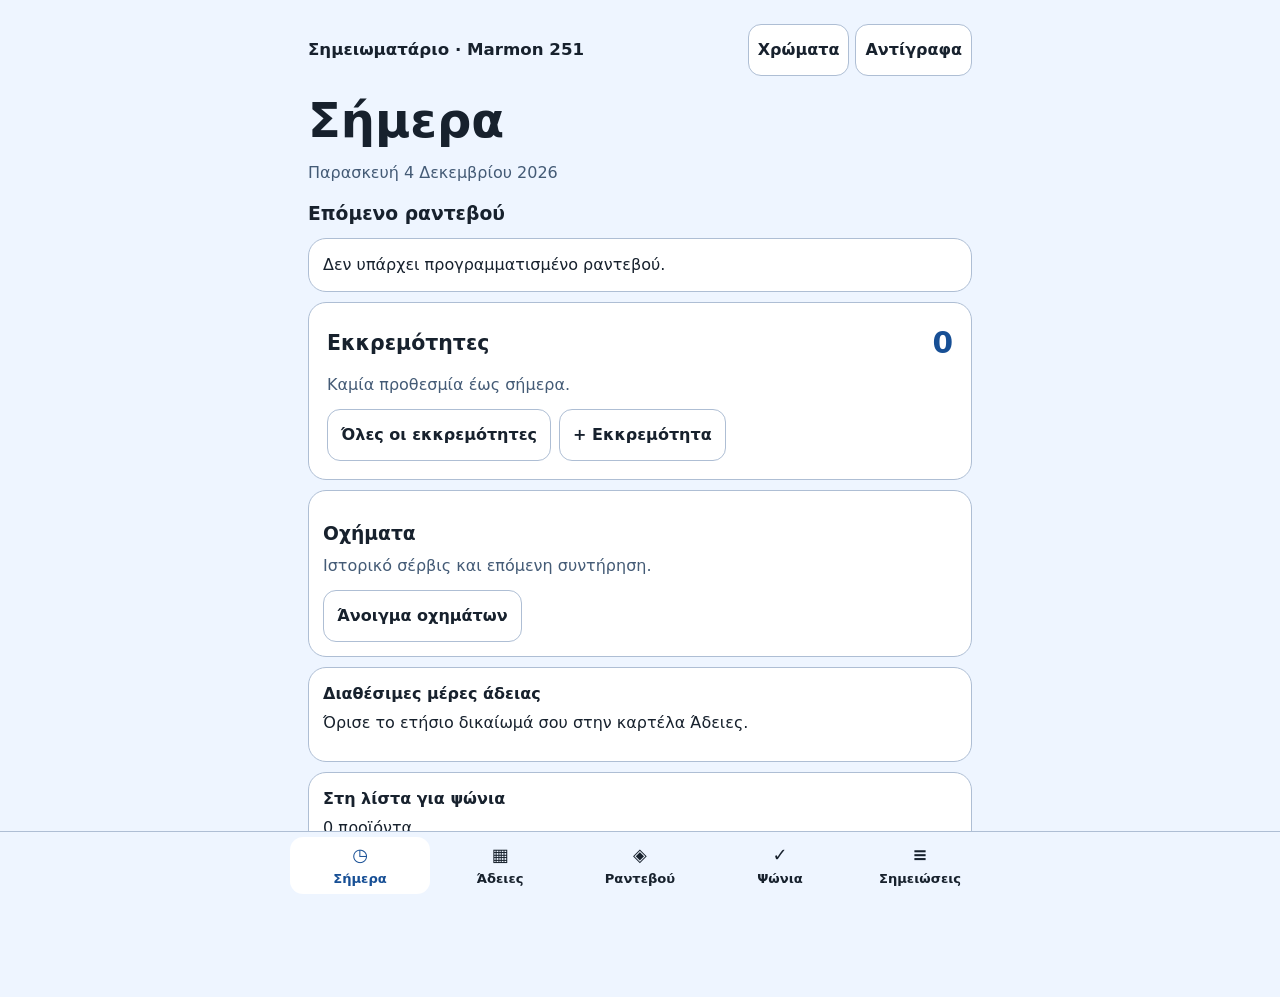
<file: neo/index.html>
<!doctype html>
<html lang="el">
<head>
<meta charset="utf-8">
<meta name="viewport" content="width=device-width,initial-scale=1,viewport-fit=cover">
<meta name="theme-color" content="#111b2a">
<link rel="manifest" href="manifest.webmanifest">
<link rel="apple-touch-icon" href="../icon.png">
<title>Σημειωματάριο · Marmon 251</title>
<style>
:root{color-scheme:dark;--dark-bg:#111b2a;--dark-panel:#19283b;--dark-border:#3d506c;--dark-muted:#c3d3e7;--dark-accent:#a6ceff;--dark-accent-ink:#0b2746;--light-bg:#eef5ff;--light-panel:#fff;--light-border:#aebed4;--light-muted:#445b76;--light-accent:#174f95;--bg:var(--dark-bg);--panel:var(--dark-panel);--border:var(--dark-border);--ink:#f1f5f9;--muted:var(--dark-muted);--accent:var(--dark-accent);--accent-ink:var(--dark-accent-ink)}
:root[data-palette=green]{--dark-bg:#111f18;--dark-panel:#1a2d22;--dark-border:#3f5a4c;--dark-muted:#c1dfcd;--dark-accent:#a5e2bb;--dark-accent-ink:#12331e;--light-bg:#eef7f0;--light-panel:#fff;--light-border:#adc7b6;--light-muted:#405e4b;--light-accent:#1a663d}
:root[data-palette=graphite]{--dark-bg:#191c21;--dark-panel:#252a32;--dark-border:#49515f;--dark-muted:#c7ced7;--dark-accent:#dce4ef;--dark-accent-ink:#1f2937;--light-bg:#f1f3f5;--light-panel:#fff;--light-border:#b7bec9;--light-muted:#465363;--light-accent:#364253}
@media(prefers-color-scheme:light){:root:not([data-appearance=dark]){color-scheme:light;--bg:var(--light-bg);--panel:var(--light-panel);--border:var(--light-border);--ink:#17212d;--muted:var(--light-muted);--accent:var(--light-accent);--accent-ink:#fff}}
:root[data-appearance=light]{color-scheme:light;--bg:var(--light-bg);--panel:var(--light-panel);--border:var(--light-border);--ink:#17212d;--muted:var(--light-muted);--accent:var(--light-accent);--accent-ink:#fff}
*{box-sizing:border-box}body{margin:0;background:var(--bg);color:var(--ink);font:1rem/1.5 system-ui,sans-serif}header,main,nav>div{max-width:700px;margin:auto}header{padding:max(24px,env(safe-area-inset-top)) 18px 0;display:flex;justify-content:space-between;gap:8px;align-items:center}header strong{font-size:1.04rem}main{padding:0 18px 120px}h1{font-size:clamp(2rem,8vw,3rem);margin:18px 0 14px;line-height:1.1}h2{font-size:1.17rem;margin:15px 0 6px}p{margin:5px 0 12px}.muted,small{color:var(--muted)}button,input,textarea,select{font:inherit}button,input,textarea,select{border:1px solid var(--border);border-radius:13px;background:var(--panel);color:var(--ink);min-height:52px;padding:10px 13px}button{cursor:pointer;font-weight:650}button.primary{background:var(--accent);color:var(--accent-ink);border:0}.wide{width:100%;margin:8px 0}label{display:block;margin:7px 0 3px}input:not([type=checkbox]),textarea,select{width:100%;min-width:0}textarea{min-height:92px;resize:vertical}.card{padding:14px;border:1px solid var(--border);border-radius:18px;background:var(--panel);margin:10px 0}.row{display:flex;align-items:center;gap:8px;flex-wrap:wrap}.split{display:grid;grid-template-columns:repeat(2,minmax(0,1fr));gap:8px}.stats{display:grid;grid-template-columns:repeat(2,minmax(0,1fr));gap:9px}.stats div{background:var(--bg);padding:9px;border-radius:10px}.stats strong{display:block;font-size:1.55rem}.item{width:100%;min-height:57px;text-align:left;margin:6px 0;overflow-wrap:anywhere}.item span{margin-right:8px;color:var(--accent)}.count{min-height:24px}.note{white-space:pre-wrap;overflow-wrap:anywhere}img{max-width:100%;max-height:320px;border-radius:12px}.tabbar{position:fixed;bottom:0;left:0;right:0;background:var(--bg);border-top:1px solid var(--border);padding:5px 4px max(6px,env(safe-area-inset-bottom))}.tabbar>div{display:grid;grid-template-columns:repeat(5,minmax(0,1fr))}.tabbar button{border:none;background:transparent;padding:3px 0;font-weight:600;font-size:.82rem;min-height:57px}.tabbar span{display:block;font-size:1.12rem}.tabbar [aria-current=page]{color:var(--accent);background:var(--panel)}[hidden]{display:none!important}dialog{color:var(--ink);background:var(--bg);width:min(94vw,550px);max-height:85dvh;border:1px solid var(--border);border-radius:16px;padding:16px}dialog::backdrop{background:#0b1422b5}:focus-visible{outline:2px solid var(--accent);outline-offset:2px}
.calendar-link{display:inline-flex;align-items:center;justify-content:center;min-height:52px;padding:10px 13px;border:1px solid var(--border);border-radius:13px;background:var(--panel);color:var(--ink);font-weight:650;text-decoration:none}

.header-actions{display:flex;align-items:center;gap:6px;flex-shrink:0}.header-actions button{padding-inline:9px}
.note-photo{border:1px solid var(--border);border-radius:13px;margin:12px 0;padding:10px;min-width:0}
.photo-action{display:inline-flex;align-items:center;min-height:52px;margin:0;padding:10px 13px;border:1px solid var(--border);border-radius:13px;background:var(--panel);font-weight:650;cursor:pointer}
.visually-hidden{position:absolute!important;width:1px!important;height:1px!important;min-height:0!important;padding:0!important;clip-path:inset(50%);overflow:hidden}
.visually-hidden:focus-visible + .photo-action{outline:2px solid var(--accent);outline-offset:2px}
#clear-note-photo{display:block;margin-top:8px}button:disabled{opacity:.65;cursor:wait}
[data-tab=appointments]{position:relative}
.tabbar #appointment-count{position:absolute;top:2px;left:calc(50% + 9px);min-width:20px;padding:0 4px;border:1px solid var(--panel);border-radius:12px;background:var(--accent);color:var(--accent-ink);font-size:.7rem;line-height:17px;font-weight:750;text-align:center}

.shopping-group h3{margin:14px 0 2px;font-size:1rem;color:var(--muted)}
.note-tags{margin:6px 0}.note-tag{padding:3px 10px;border:1px solid var(--border);border-radius:12px;color:var(--accent);font-size:.88rem}
.scan-stage{position:relative;width:fit-content;max-width:100%;margin:18px auto}
.scan-stage canvas{display:block;max-width:100%;max-height:52dvh;width:auto;height:auto;border-radius:9px}
.scan-corner{position:absolute;display:grid;place-items:center;transform:translate(-50%,-50%);width:44px;height:44px;min-height:44px;padding:0;background:transparent;border:0;touch-action:none;z-index:1}
.scan-corner::after{content:"";width:20px;height:20px;border-radius:50%;background:var(--accent);border:2px solid #fff;box-shadow:0 0 0 2px #172736}
.note-capture-actions{margin:2px 0 12px}.note-capture-actions button{overflow-wrap:anywhere}

.shopping-product-row{display:grid;grid-template-columns:minmax(0,1fr) auto;align-items:center;gap:6px}
.shopping-photo-button{display:inline-flex;align-items:center;justify-content:center;gap:6px;font-size:.83rem;padding-inline:8px}
.shopping-photo-button img{width:30px;height:34px;object-fit:cover;border-radius:5px}
.appointment-photo{display:block;margin:8px 0 12px;max-height:260px;object-fit:contain}

.organizer-dashboard{padding:18px}.organizer-heading{justify-content:space-between;margin-bottom:8px}
.organizer-heading h2,.card>.organizer-heading h2{margin:0;font-size:1.28rem}.organizer-heading strong{font-size:1.85rem;color:var(--accent)}
.organizer-dashboard ul{padding-inline-start:20px}.organizer-dashboard li{overflow-wrap:anywhere}
.task-check{display:flex;align-items:center;gap:10px;min-height:48px}.task-check input{min-height:0;width:20px;height:20px;accent-color:var(--accent)}
.service-history{padding-inline-start:22px}.service-history li{margin:10px 0}summary{padding-block:12px;cursor:pointer}

:root[data-palette=teal]{--dark-bg:#0f2226;--dark-panel:#17323a;--dark-border:#3e6268;--dark-muted:#c2e0e2;--dark-accent:#a2e5e5;--dark-accent-ink:#13363a;--light-bg:#ebf7f7;--light-panel:#ffffff;--light-border:#a9c7c9;--light-muted:#365c62;--light-accent:#166367}
:root[data-palette=amber]{--dark-bg:#242015;--dark-panel:#362c1b;--dark-border:#675335;--dark-muted:#e9dab9;--dark-accent:#ffda89;--dark-accent-ink:#36280e;--light-bg:#fff8e8;--light-panel:#fffefa;--light-border:#d9c29b;--light-muted:#66522f;--light-accent:#82500b}
:root[data-palette=terracotta]{--dark-bg:#271a16;--dark-panel:#38261f;--dark-border:#745344;--dark-muted:#f0d5c9;--dark-accent:#ffba9c;--dark-accent-ink:#422218;--light-bg:#fff3ec;--light-panel:#fffdfb;--light-border:#ddbdab;--light-muted:#694a3a;--light-accent:#954025}
:root[data-palette=burgundy]{--dark-bg:#28191c;--dark-panel:#38232a;--dark-border:#75515c;--dark-muted:#efd2da;--dark-accent:#ffb7c8;--dark-accent-ink:#421f2b;--light-bg:#fff1f4;--light-panel:#fffcfd;--light-border:#dfbac6;--light-muted:#6a4653;--light-accent:#8f254b}
:root[data-palette=sand]{--dark-bg:#221f19;--dark-panel:#312b22;--dark-border:#61574a;--dark-muted:#e8dfd0;--dark-accent:#ead5b5;--dark-accent-ink:#33291d;--light-bg:#f8f4ed;--light-panel:#fffdf9;--light-border:#cec2b0;--light-muted:#655748;--light-accent:#65513a}
.palette-choice[data-tone=blue]{--swatch:#174f95}
.palette-choice[data-tone=green]{--swatch:#1a663d}
.palette-choice[data-tone=graphite]{--swatch:#364253}
.palette-choice[data-tone=teal]{--swatch:#166367}
.palette-choice[data-tone=amber]{--swatch:#82500b}
.palette-choice[data-tone=terracotta]{--swatch:#954025}
.palette-choice[data-tone=burgundy]{--swatch:#8f254b}
.palette-choice[data-tone=sand]{--swatch:#65513a}
.palette-fieldset{margin:10px 0 16px;padding:0;border:0;min-width:0}
.palette-fieldset legend{margin-bottom:6px}
.palette-grid{display:grid;grid-template-columns:repeat(2,minmax(0,1fr));gap:7px}
.palette-choice{position:relative;margin:0;cursor:pointer}
.palette-choice input{position:absolute;inset:0;opacity:0;margin:0;width:100%;height:100%;cursor:pointer}
.palette-name{display:flex;align-items:center;min-height:52px;gap:8px;padding:6px 9px;border:1px solid var(--border);border-radius:13px;background:var(--panel);font-weight:600;overflow-wrap:anywhere}
.palette-swatch{width:18px;height:18px;flex:none;border-radius:50%;background:var(--swatch);border:1px solid var(--muted)}
.palette-choice input:checked+.palette-name{border-color:var(--accent);box-shadow:inset 0 0 0 1px var(--accent)}
.palette-choice input:focus-visible+.palette-name{outline:2px solid var(--accent);outline-offset:2px}
</style>
<script defer src="scan.js?v=7"></script>
<script defer src="organizer.js?v=10"></script>
<script defer src="app.js?v=11"></script>
</head>
<body>
<header><strong>Σημειωματάριο · Marmon 251</strong><div class="header-actions"><button id="appearance" type="button">Χρώματα</button><button id="backup" type="button" aria-label="Αντίγραφα ασφαλείας">Αντίγραφα</button></div></header>
<main><h1 id="heading" tabindex="-1">Σήμερα</h1><div id="screen"></div></main>
<nav class="tabbar" aria-label="Καρτέλες"><div>
<button data-tab="today" type="button"><span aria-hidden="true">◷</span>Σήμερα</button>
<button data-tab="leave" type="button"><span aria-hidden="true">▦</span>Άδειες</button>
<button data-tab="appointments" type="button"><span aria-hidden="true">◈</span>Ραντεβού<span id="appointment-count" aria-hidden="true" hidden></span></button>
<button data-tab="shop" type="button"><span aria-hidden="true">✓</span>Ψώνια</button>
<button data-tab="notes" type="button"><span aria-hidden="true">≡</span>Σημειώσεις</button>
</div></nav>
<dialog id="editor" aria-labelledby="editor-heading"><h2 id="editor-heading"></h2><div id="editor-body"></div><button id="close-editor" type="button" class="wide">Κλείσιμο</button></dialog>
</body>
</html>
</file>
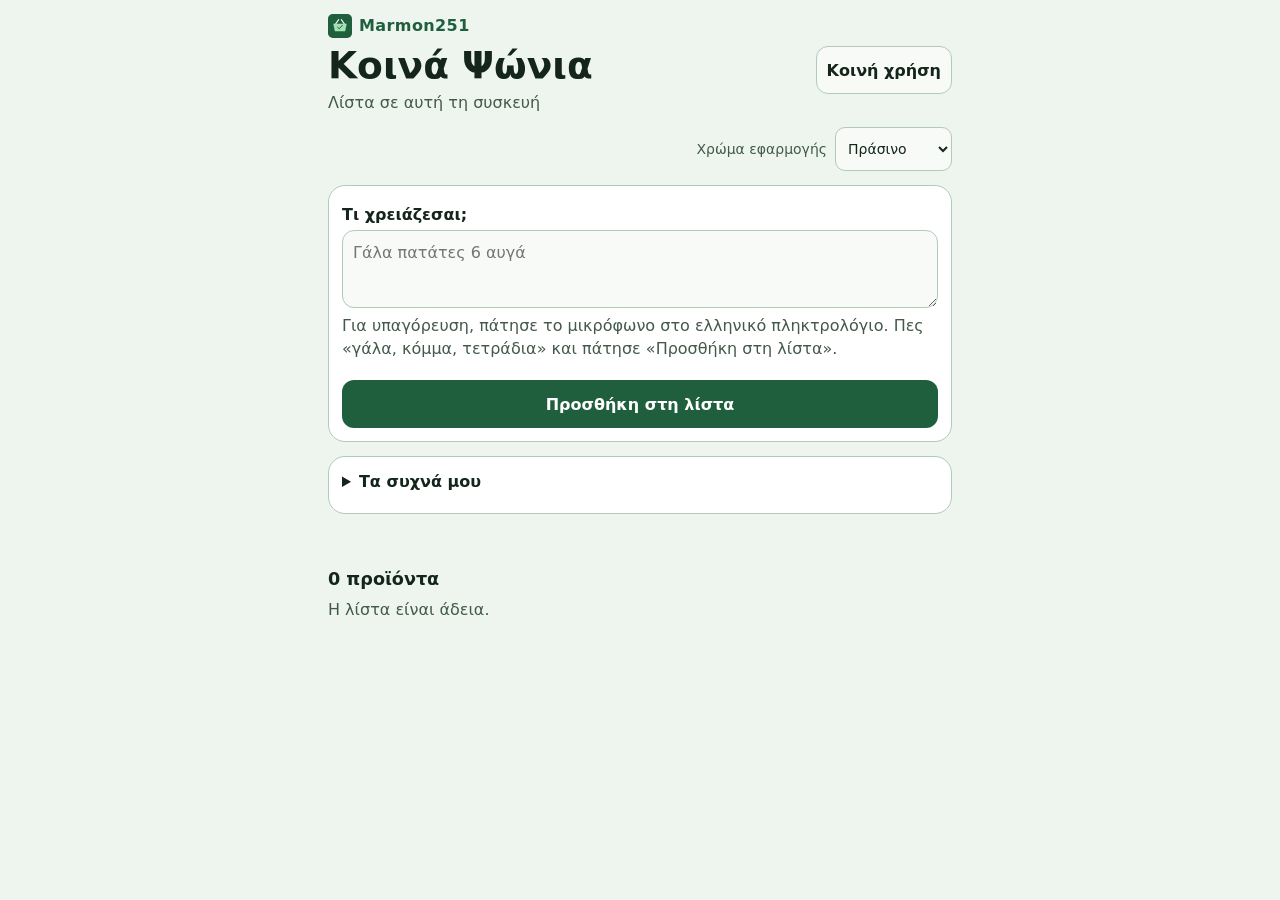
<file: psonia/index.html>
<!doctype html>
<html lang="el">
<head>
<meta charset="utf-8">
<meta name="viewport" content="width=device-width,initial-scale=1">
<meta name="theme-color" content="#11231c">
<link rel="manifest" href="manifest.webmanifest">
<link rel="apple-touch-icon" href="icon.svg">
<link rel="icon" href="icon.svg" type="image/svg+xml">
<title>Κοινά Ψώνια · Marmon251</title>
<style>
:root{color-scheme:light dark;--bg:#edf5ee;--panel:#fff;--card:#f7faf6;--ink:#14251b;--muted:#43594a;--line:#b3c9b9;--action:#205f3e;--on:#fff;--soft:#def0e2}
@media(prefers-color-scheme:dark){:root{--bg:#11231c;--panel:#1a3026;--card:#1f382c;--ink:#f1f8f0;--muted:#c2d6c7;--line:#4b6b57;--action:#a1e1b2;--on:#133324;--soft:#294b38}}
*{box-sizing:border-box}body{margin:0;background:var(--bg);color:var(--ink);font:1rem/1.45 system-ui,sans-serif}header,main{max-width:660px;margin:auto;padding-inline:18px}header{padding-top:calc(14px + env(safe-area-inset-top, 0px));display:flex;align-items:center;justify-content:space-between;gap:10px}main{padding-bottom:max(24px,env(safe-area-inset-bottom))}h1{font-size:clamp(1.65rem,6.4vw,2.35rem);line-height:1.05;margin:8px 0 4px}h2{margin:16px 0 6px;font-size:1.1rem}p{margin:6px 0 12px}.muted{color:var(--muted)}.card{border:1px solid var(--line);background:var(--panel);padding:13px;border-radius:17px;margin:14px 0}.primary{background:var(--action);color:var(--on);border-color:transparent}.wide{width:100%;margin-top:8px}
button,input,textarea{font:inherit;color:inherit;background:var(--card);border:1px solid var(--line);border-radius:12px;padding:10px;min-height:48px}button{font-weight:650;cursor:pointer}button:disabled{opacity:.6;cursor:wait}input,textarea{width:100%;margin:4px 0}.row{display:flex;gap:7px;flex-wrap:wrap;align-items:center}textarea{display:block;resize:vertical;min-height:78px}ul{padding:0;margin:0;list-style:none}li{display:grid;grid-template-columns:minmax(0,1fr) auto;gap:6px;margin:6px 0}.product{display:flex;gap:10px;text-align:left;align-items:center}.product strong{overflow-wrap:anywhere}.check{color:var(--action)}.photo-button{font-size:.85rem;min-width:78px}.photo-button img{border-radius:5px;width:40px;height:34px;object-fit:cover;vertical-align:middle}dialog{color:var(--ink);background:var(--panel);border:1px solid var(--line);border-radius:17px;width:min(94%,520px);max-height:88dvh;padding:15px}dialog::backdrop{background:#081711a0}label{display:block;margin:4px 0}#photo-preview{max-width:100%;max-height:290px;margin-top:8px;border-radius:9px}#warning{color:var(--muted);min-height:1.4em}[hidden]{display:none!important}:focus-visible{outline:2px solid var(--action);outline-offset:2px}.picker{display:inline-flex;align-items:center;padding:10px;min-height:48px;border:1px solid var(--line);border-radius:12px;cursor:pointer}.sr{position:absolute;width:1px;height:1px;min-height:0;overflow:hidden;clip-path:inset(50%)}.sr:focus-visible+.picker{outline:2px solid var(--action)}
#products li{grid-template-columns:minmax(0,1fr) auto auto}
.favorite-star{min-width:46px;padding-inline:6px;color:var(--action);font-size:1.05rem}
.favorite-star[aria-pressed=true]{background:var(--soft)}
.favorite-add{text-align:left;overflow-wrap:anywhere}
.favorites-card summary{cursor:pointer;min-height:30px}
.favorites-card ul{margin-top:6px}
@media(max-width:360px){.photo-button{min-width:64px;padding-inline:6px;font-size:.75rem}}
.brand{display:flex;align-items:center;gap:7px;color:var(--action);font-size:1rem;font-weight:750;letter-spacing:.025em;line-height:1.2}.brand img{display:block;flex:none}
:root[data-shopping-theme]{--bg:hsl(var(--theme-hue) var(--theme-saturation) 95%);--card:hsl(var(--theme-hue) var(--theme-saturation) 98%);--ink:hsl(var(--theme-hue) var(--theme-saturation) 12%);--muted:hsl(var(--theme-hue) var(--theme-saturation) 30%);--line:hsl(var(--theme-hue) var(--theme-saturation) 75%);--action:hsl(var(--theme-hue) var(--theme-saturation) 29%);--on:#fff;--soft:hsl(var(--theme-hue) var(--theme-saturation) 90%)}
@media(prefers-color-scheme:dark){:root[data-shopping-theme]{--bg:hsl(var(--theme-hue) var(--theme-saturation) 10%);--panel:hsl(var(--theme-hue) var(--theme-saturation) 15%);--card:hsl(var(--theme-hue) var(--theme-saturation) 19%);--ink:#f7f7fa;--muted:#d7d7df;--line:hsl(var(--theme-hue) var(--theme-saturation) 42%);--action:hsl(var(--theme-hue) var(--theme-saturation) 78%);--on:#171820;--soft:hsl(var(--theme-hue) var(--theme-saturation) 25%)}}
.theme-control{display:flex;align-items:center;gap:8px;justify-content:flex-end;margin:0;color:var(--muted);font-size:.875rem}
.theme-control select{font:inherit;color:var(--ink);background:var(--card);border:1px solid var(--line);border-radius:10px;min-height:44px;padding:4px 8px;max-width:100%}
</style>
<script defer src="app.js?v=15"></script>
</head>
<body>
<header><div><div class="brand"><img src="icon.svg" alt="" width="24" height="24"><span>Marmon251</span></div><h1>Κοινά Ψώνια</h1><p id="mode" class="muted"></p></div><button id="invite-open" type="button">Κοινή χρήση</button></header>
<main>
<label class="theme-control">Χρώμα εφαρμογής<select id="shopping-theme"><option value="green">Πράσινο</option><option value="blue">Μπλε</option><option value="teal">Πετρόλ</option><option value="amber">Κεχριμπαρί</option><option value="orange">Πορτοκαλί</option><option value="red">Κόκκινο</option><option value="rose">Ροζ</option><option value="purple">Μοβ</option><option value="slate">Γκρι</option></select></label>
<form id="add" class="card"><label for="entry"><strong>Τι χρειάζεσαι;</strong></label><textarea id="entry" aria-describedby="entry-help" required placeholder="Γάλα πατάτες 6 αυγά"></textarea>
<p id="entry-help" class="muted">Για υπαγόρευση, πάτησε το μικρόφωνο στο ελληνικό πληκτρολόγιο. Πες «γάλα, κόμμα, τετράδια» και πάτησε «Προσθήκη στη λίστα».</p>
<button class="primary wide">Προσθήκη στη λίστα</button></form>
<details class="card favorites-card"><summary><strong>Τα συχνά μου</strong></summary>
<p id="favorite-empty" class="muted">Πάτησε το ☆ δίπλα σε ένα προϊόν για να το κρατήσεις εδώ.</p>
<ul id="favorite-items"></ul></details>
<p id="warning" role="status"></p>
<h2 id="summary">0 προϊόντα</h2><div id="products"></div><p id="empty" class="muted">Η λίστα είναι άδεια.</p>
</main>
<dialog id="share" aria-labelledby="share-title"><h2 id="share-title">Κοινή χρήση</h2><p id="share-status" role="status"></p>
<form id="connect"><label>Διεύθυνση συγχρονισμού<input name="endpoint" type="url" required placeholder="https://..." inputmode="url"></label><label>Κωδικός δημιουργίας<input name="key" type="password" required autocomplete="off"></label><button class="primary wide">Δημιουργία κοινής λίστας</button></form>
<form id="paste-invite" hidden><label>Σύνδεσμος πρόσκλησης<input name="invitation" type="url" inputmode="url" autocomplete="off" required></label><button class="wide">Χρήση πρόσκλησης</button></form>
<button id="accept-invite" class="primary wide" type="button" hidden>Αποδοχή πρόσκλησης</button>
<div id="owner-actions" hidden><button id="generate-invite" type="button" class="primary wide">Νέα πρόσκληση συσκευής</button>
<div id="invite-output" hidden><label>Σύνδεσμος πρόσκλησης<input id="invite-link" readonly></label><button id="copy-invite" type="button">Αντιγραφή</button></div>
<button id="revoke" type="button" class="wide">Αφαίρεση πρόσβασης από προσκεκλημένους</button></div>
<div id="notification-options" hidden><button id="enable-notifications" type="button" class="wide">Ενεργοποίηση ειδοποιήσεων</button><p id="notification-status" class="muted" role="status"></p></div>
<div id="connected" hidden><button id="disconnect" type="button" class="wide">Αποσύνδεση συσκευής</button></div>
<button data-close class="wide" type="button">Κλείσιμο</button></dialog>
<dialog id="photo" aria-labelledby="photo-title"><h2 id="photo-title">Φωτογραφία προϊόντος</h2>
<div class="row"><input id="camera" class="sr" type="file" accept="image/*" capture="environment"><label for="camera" class="picker">Κάμερα</label>
<input id="library" class="sr" type="file" accept="image/*"><label for="library" class="picker">Ανέβασμα εικόνας</label></div>
<p id="photo-status" role="status"></p><img id="photo-preview" alt="Φωτογραφία προϊόντος" hidden>
<button id="photo-clear" type="button" class="wide" hidden>Αφαίρεση εικόνας</button><button id="photo-save" type="button" class="primary wide">Αποθήκευση φωτογραφίας</button><button data-close class="wide" type="button">Κλείσιμο</button></dialog>
</body></html>
</file>
